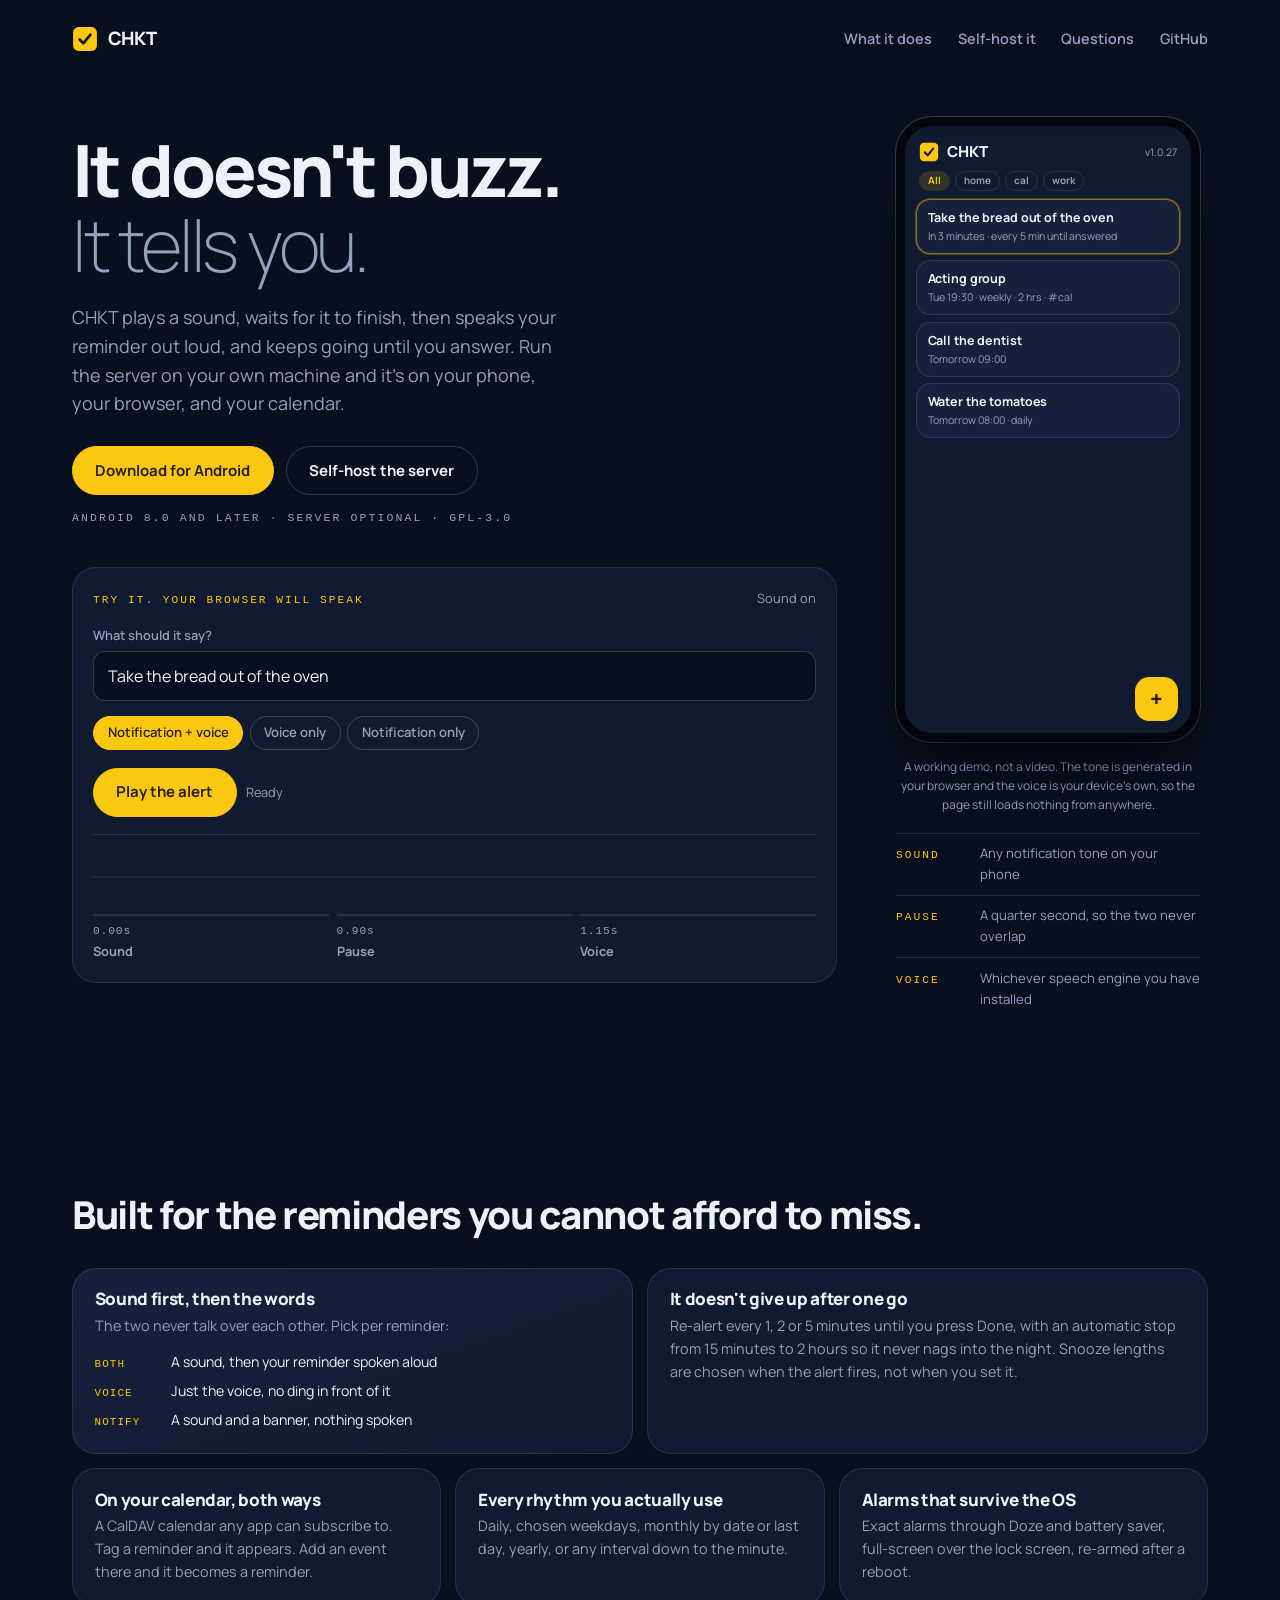
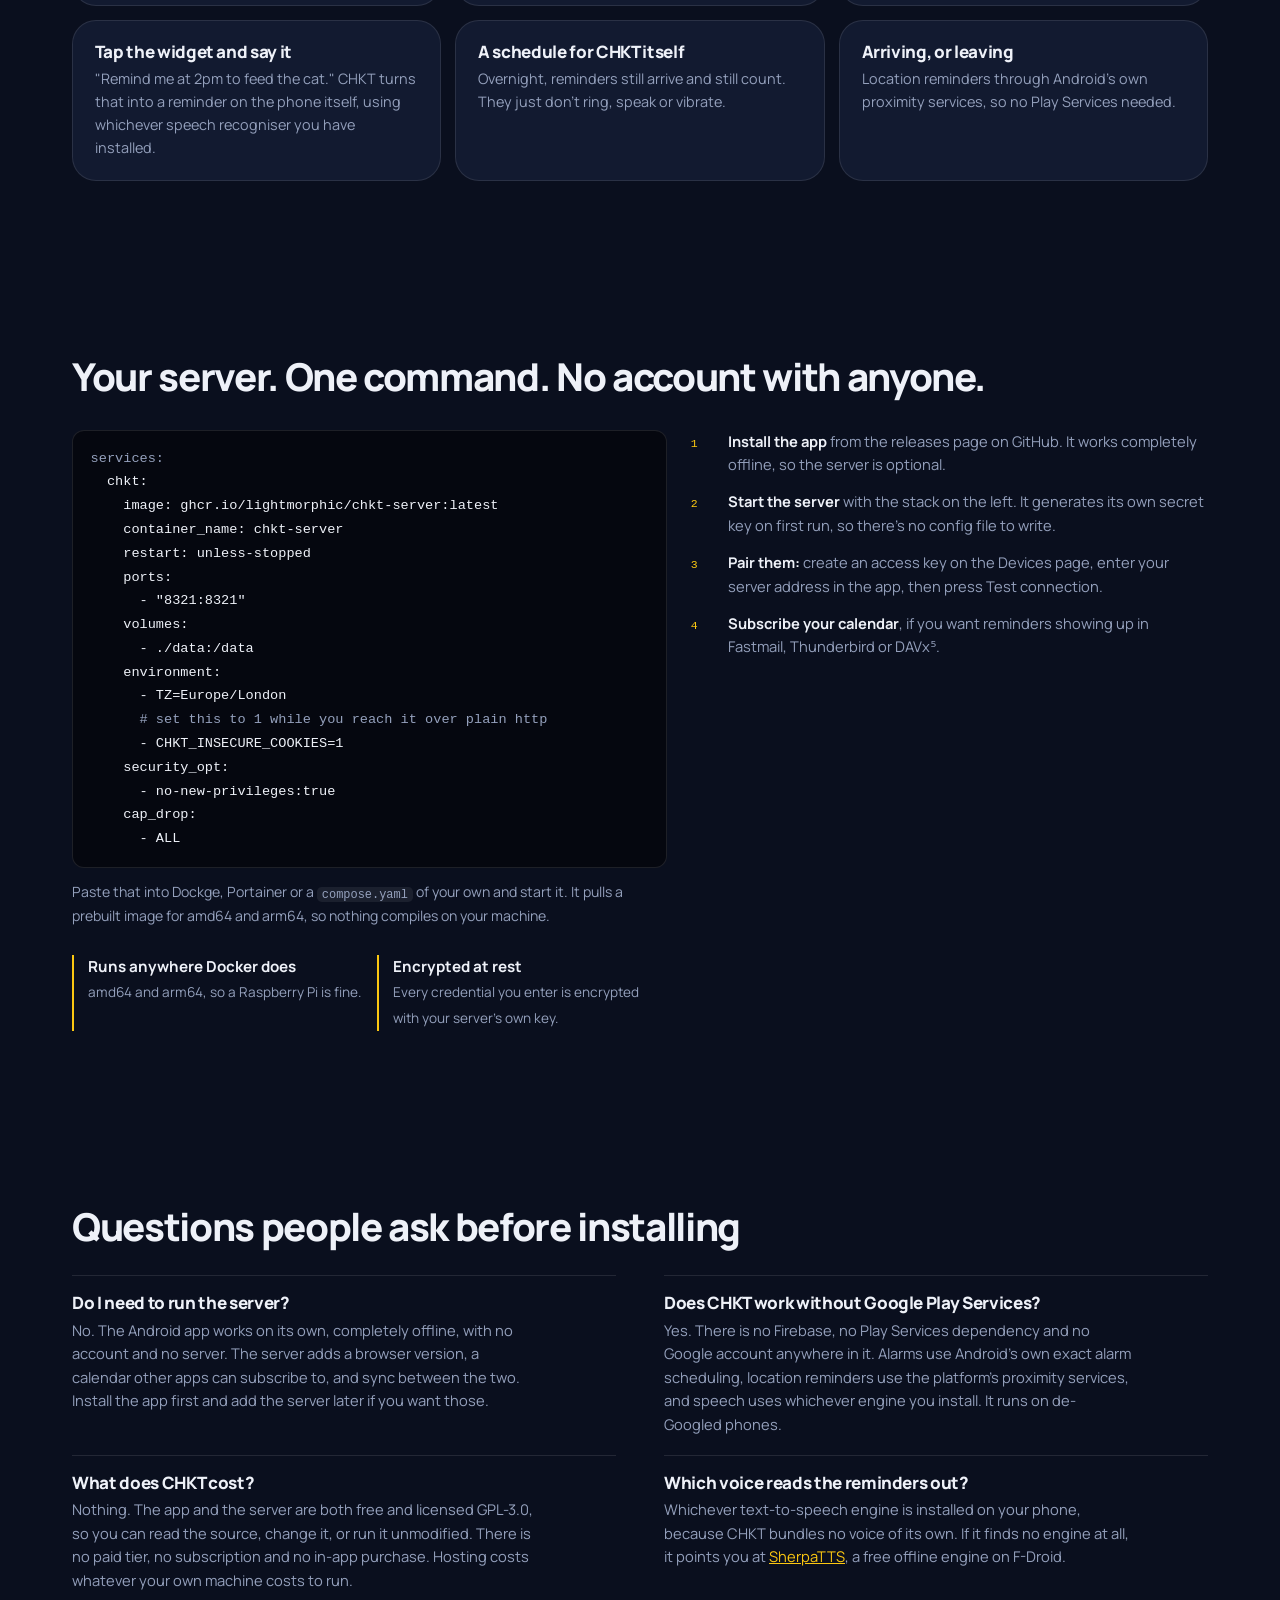
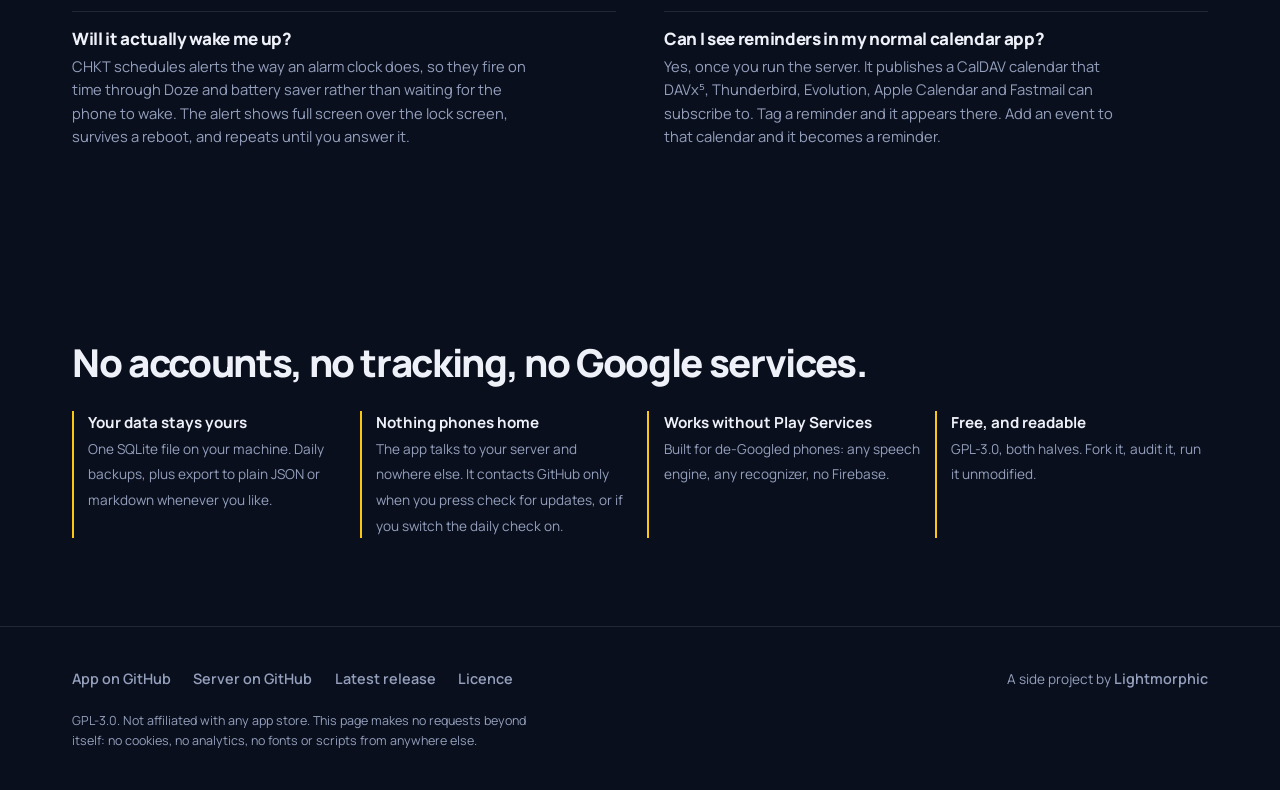
<file: docs/index.html>
<!doctype html>
<html lang="en-GB">
<head>
<meta charset="utf-8">
<meta name="viewport" content="width=device-width, initial-scale=1">
<title>CHKT: reminders that say themselves out loud</title>
<meta name="description" content="A talking reminders app for Android, with a self-hosted server. A sound, then your reminder spoken aloud, repeated until you answer it.">
<link rel="canonical" href="https://chkt.org/">
<link rel="icon" href="images/icon.svg" type="image/svg+xml">
<link rel="preload" href="fonts/Manrope.woff2" as="font" type="font/woff2" crossorigin>
<meta name="theme-color" content="#0A0F1E">

<meta property="og:type" content="website">
<meta property="og:site_name" content="CHKT">
<meta property="og:url" content="https://chkt.org/">
<meta property="og:title" content="CHKT: reminders that say themselves out loud">
<meta property="og:description" content="A talking reminders app for Android, with a self-hosted server. A sound, then your reminder spoken aloud, repeated until you answer it.">
<meta property="og:image" content="https://chkt.org/images/chkt-share.png">
<meta property="og:image:width" content="1200">
<meta property="og:image:height" content="630">
<meta property="og:image:alt" content="The CHKT logo, a yellow rounded square with a dark checkmark, beside the word CHKT and a waveform.">
<meta name="twitter:card" content="summary_large_image">
<meta name="twitter:title" content="CHKT: reminders that say themselves out loud">
<meta name="twitter:description" content="A talking reminders app for Android, with a self-hosted server. A sound, then your reminder spoken aloud, repeated until you answer it.">
<meta name="twitter:image" content="https://chkt.org/images/chkt-share.png">
<style>
@font-face {
  font-family: "Manrope";
  src: url("fonts/Manrope.woff2") format("woff2");
  font-weight: 200 800;
  font-display: swap;
}

:root {
  color-scheme: dark;
  --ink: #0A0F1E;
  --panel: #121A30;
  --panel-2: #18213C;
  --line: rgba(255, 255, 255, 0.10);
  --line-strong: rgba(255, 255, 255, 0.18);
  --chalk: #EEF1F8;
  --dim: #94A0BC;
  --volt: #FBC711;
  --volt-ink: #2A2100;
  --radius: 0.75rem;
  --radius-lg: 1.5rem;
  --shell: 74rem;
}

* { box-sizing: border-box; }
html { overflow-x: hidden; scroll-behavior: smooth; }
@media (prefers-reduced-motion: reduce) {
  html { scroll-behavior: auto; }
  *, *::before, *::after { animation-duration: 0.001ms !important; transition-duration: 0.001ms !important; }
}

body {
  margin: 0;
  background: var(--ink);
  color: var(--chalk);
  font-family: "Manrope", system-ui, sans-serif;
  font-weight: 400;
  line-height: 1.6;
  -webkit-font-smoothing: antialiased;
}

.skip {
  position: absolute; left: 0.75rem; top: -3rem; z-index: 10;
  background: var(--volt); color: var(--volt-ink); font-weight: 700;
  padding: 0.6rem 1rem; border-radius: 0.6rem; text-decoration: none;
  transition: top 0.15s;
}
.skip:focus { top: 0.75rem; }
.shell {
  width: 100%; max-width: var(--shell); margin: 0 auto;
  padding-inline: max(1.5rem, env(safe-area-inset-left)) max(1.5rem, env(safe-area-inset-right));
}
section[id] { scroll-margin-top: 1.5rem; }
/* Grid children default to min-width:auto, so anything with wide content
   (the install code block especially) refuses to shrink and pushes the
   whole page sideways on a phone. */
.hero-grid > *, .install-grid > *, .bento > *, .trust > *, .spec > * { min-width: 0; }
pre { max-width: 100%; }
section { padding: clamp(3rem, 7vw, 5.5rem) 0; }

h1, h2, h3 { margin: 0; line-height: 1.05; letter-spacing: -0.035em; font-weight: 800; text-wrap: balance; }
h1 { font-size: clamp(2.6rem, 6.4vw, 4.5rem); letter-spacing: -0.045em; }
h2 { font-size: clamp(1.65rem, 3.4vw, 2.4rem); }
h3 { font-size: 1.0625rem; letter-spacing: -0.02em; }
p { margin: 0; }
a { color: var(--volt); }

/* The utility face: small, wide, monospace. Used only for data and labels
   such as timings and counts, never for prose. */
.mono {
  font-family: ui-monospace, "SF Mono", "Cascadia Mono", Consolas, monospace;
  font-size: 0.7rem;
  letter-spacing: 0.18em;
  text-transform: uppercase;
  color: var(--volt);
  font-weight: 500;
}

.btn, .mode, .p-alert .done, .p-alert .snz button { touch-action: manipulation; -webkit-tap-highlight-color: rgba(251, 199, 17, 0.25); }
.btn {
  display: inline-flex; align-items: center; justify-content: center; gap: 0.5rem;
  font: inherit; font-weight: 700; font-size: 0.9375rem;
  border: 1px solid var(--line-strong); background: transparent; color: var(--chalk);
  border-radius: 999px; padding: 0.72rem 1.4rem; text-decoration: none; cursor: pointer;
  transition: background 0.18s, border-color 0.18s, transform 0.18s;
}
.btn:hover { background: rgba(255,255,255,0.06); border-color: var(--chalk); }
.btn:active { transform: translateY(1px); }
.btn-volt { background: var(--volt); border-color: var(--volt); color: var(--volt-ink); }
.btn-volt:hover { background: #ffd643; border-color: #ffd643; }
.btn[disabled] { opacity: 0.5; cursor: default; }
:where(a, button, input, [tabindex]):focus-visible { outline: 2px solid var(--volt); outline-offset: 3px; }

/* ---- Header ---- */
header.top { padding-top: 1.5rem; }
header.top .row { display: flex; align-items: center; gap: 1rem; }
.logo { display: flex; align-items: center; gap: 0.6rem; font-weight: 800; font-size: 1.15rem; letter-spacing: -0.03em; color: var(--chalk); text-decoration: none; }
header.top nav { margin-left: auto; display: flex; gap: 1.6rem; align-items: center; }
header.top nav a { color: var(--dim); text-decoration: none; font-weight: 600; font-size: 0.9rem; }
header.top nav a:hover { color: var(--chalk); }
@media (max-width: 640px) { header.top nav a.hide-sm { display: none; } }

/* ---- Hero: two columns that both carry weight ---- */
.hero { padding-top: clamp(2.5rem, 5vw, 4rem); }
.hero-grid { display: grid; gap: clamp(2rem, 4vw, 3.5rem); align-items: start; }
@media (min-width: 940px) { .hero-grid { grid-template-columns: minmax(0, 1fr) 20rem; } }

.hero h1 { margin-top: 0.9rem; }
.hero h1 .thin { display: block; font-weight: 200; color: var(--dim); }
.hero .lede { margin-top: 1.25rem; font-size: 1.125rem; color: var(--dim); max-width: 44ch; }
.hero .ctas { display: flex; gap: 0.75rem; flex-wrap: wrap; margin-top: 1.75rem; }
.hero .qualifiers { margin: 0.85rem 0 0; color: var(--dim); font-size: 0.72rem; }

/* The control desk: the visitor's half of the demo. */
.desk { margin-top: 2.5rem; border: 1px solid var(--line); background: var(--panel); border-radius: var(--radius-lg); padding: 1.25rem; }
.desk-head { display: flex; align-items: baseline; gap: 0.75rem; flex-wrap: wrap; }
.desk-head .hint { font-size: 0.8rem; color: var(--dim); margin-left: auto; }
.field { margin-top: 0.9rem; }
.field label { display: block; font-size: 0.8rem; color: var(--dim); margin-bottom: 0.4rem; font-weight: 600; }
.field input {
  width: 100%; font: inherit; font-size: 1rem; color: var(--chalk);
  background: var(--ink); border: 1px solid var(--line-strong); border-radius: var(--radius);
  padding: 0.7rem 0.9rem;
}
.modes { display: flex; gap: 0.4rem; flex-wrap: wrap; margin-top: 0.9rem; }
.mode {
  font: inherit; font-size: 0.82rem; font-weight: 600; cursor: pointer;
  background: transparent; color: var(--dim);
  border: 1px solid var(--line-strong); border-radius: 999px; padding: 0.35rem 0.85rem;
}
.mode[aria-pressed="true"] { background: var(--volt); border-color: var(--volt); color: var(--volt-ink); }
.desk-actions { display: flex; gap: 0.6rem; align-items: center; margin-top: 1.1rem; flex-wrap: wrap; }

/* Waveform + timeline: real data, not decoration. */
.scope { margin-top: 1.1rem; border-top: 1px solid var(--line); padding-top: 0.9rem; }
.scope canvas { display: block; width: 100%; height: 54px; }
.timeline { display: grid; grid-template-columns: repeat(3, 1fr); gap: 0.5rem; margin-top: 0.65rem; }
.step { border-top: 2px solid var(--line); padding-top: 0.45rem; transition: border-color 0.2s, color 0.2s; }
.step .t { font-family: ui-monospace, Consolas, monospace; font-size: 0.7rem; color: var(--dim); letter-spacing: 0.08em; font-variant-numeric: tabular-nums; }
.step .n { font-size: 0.8rem; font-weight: 700; color: var(--dim); }
.step.on { border-color: var(--volt); }
.step.on .n, .step.on .t { color: var(--volt); }

/* ---- The phone ---- */
.phone-col { display: flex; flex-direction: column; align-items: center; gap: 0.9rem; }
.phone {
  width: 19rem; max-width: 100%; aspect-ratio: 9 / 18.5;
  border: 9px solid #05070F; border-radius: 2.25rem; background: var(--panel);
  position: relative; overflow: hidden;
  box-shadow: 0 2rem 4rem -1.5rem rgba(0,0,0,0.8), 0 0 0 1px var(--line-strong);
}
.screen { position: absolute; inset: 0; display: flex; flex-direction: column; }
.screen[hidden] { display: none; }

.p-bar { display: flex; align-items: center; gap: 0.45rem; padding: 0.85rem 0.9rem 0.4rem; font-weight: 800; font-size: 0.95rem; }
.p-bar .v { margin-left: auto; font-size: 0.65rem; font-weight: 400; color: var(--dim); }
.p-tags { display: flex; gap: 0.3rem; padding: 0 0.9rem 0.5rem; }
.p-tag { font-size: 0.62rem; font-weight: 700; border: 1px solid var(--line); border-radius: 999px; padding: 0.08rem 0.5rem; color: var(--dim); }
.p-tag.on { background: rgba(251,199,17,0.14); color: var(--volt); border-color: transparent; }
.p-items { padding: 0 0.7rem; display: flex; flex-direction: column; gap: 0.4rem; }
.p-item { background: var(--panel-2); border: 1px solid var(--line); border-radius: 0.9rem; padding: 0.5rem 0.65rem; }
.p-item .ti { font-size: 0.78rem; font-weight: 700; letter-spacing: -0.01em; }
.p-item .wh { font-size: 0.66rem; color: var(--dim); }
.p-item.live { border-color: rgba(251,199,17,0.5); box-shadow: 0 0 0 1px rgba(251,199,17,0.25); }
.p-fab { position: absolute; right: 0.8rem; bottom: 0.8rem; width: 2.7rem; height: 2.7rem; border-radius: 0.9rem; background: var(--volt); color: var(--volt-ink); display: grid; place-items: center; font-size: 1.4rem; font-weight: 800; }

.p-notif {
  position: absolute; left: 0.5rem; right: 0.5rem; top: 0.5rem;
  background: var(--panel-2); border: 1px solid var(--line-strong); border-radius: 1rem;
  padding: 0.55rem 0.7rem; transform: translateY(-160%); transition: transform 0.32s cubic-bezier(.2,.9,.3,1.2);
  box-shadow: 0 1rem 2rem -1rem rgba(0,0,0,0.9);
}
.p-notif.in { transform: translateY(0); }
.p-notif .hd { display: flex; align-items: center; gap: 0.35rem; font-size: 0.62rem; color: var(--dim); }
.p-notif .ti { font-size: 0.8rem; font-weight: 700; margin-top: 0.1rem; }

/* The alert: the app's real yellow, the page's one bright moment. */
.p-alert { background: var(--volt); color: #111827; align-items: center; justify-content: center; text-align: center; padding: 1.4rem; }
.p-alert .say { font-size: 1.3rem; font-weight: 800; letter-spacing: -0.03em; line-height: 1.15; }
/* 0.68, not lower: the words not yet spoken are still text a person reads,
   so they have to clear AA contrast (5.06:1) against the yellow. */
.p-alert .word { transition: opacity 0.15s; opacity: 0.68; }
.p-alert .word.said { opacity: 1; }
.p-alert .done { margin-top: 1.5rem; width: 100%; border: 0; border-radius: 0.9rem; background: #111827; color: var(--volt); font: inherit; font-size: 1rem; font-weight: 800; padding: 0.8rem; cursor: pointer; }
.p-alert .lbl { margin-top: 1rem; font-size: 0.72rem; font-weight: 700; opacity: 0.65; letter-spacing: 0.1em; text-transform: uppercase; }
.p-alert .snz { display: flex; gap: 0.35rem; justify-content: center; margin-top: 0.45rem; flex-wrap: wrap; }
.p-alert .snz button { font: inherit; font-size: 0.75rem; font-weight: 700; border: 2px solid #111827; background: transparent; color: #111827; border-radius: 999px; padding: 0.25rem 0.7rem; cursor: pointer; }
.p-toast { position: absolute; left: 50%; bottom: 4rem; transform: translateX(-50%); background: #05070F; border: 1px solid var(--line-strong); color: var(--chalk); font-size: 0.72rem; border-radius: 999px; padding: 0.3rem 0.85rem; opacity: 0; transition: opacity 0.22s; white-space: nowrap; }
.p-toast.in { opacity: 1; }
.phone-note { font-size: 0.75rem; color: var(--dim); text-align: center; max-width: 19rem; }
.spec { width: 19rem; max-width: 100%; margin: 0.25rem 0 0; display: grid; gap: 0; }
.spec > div { display: grid; grid-template-columns: 4.5rem 1fr; gap: 0.75rem; align-items: baseline; padding: 0.6rem 0; border-top: 1px solid var(--line); }
.spec dt { margin: 0; }
.spec dd { margin: 0; font-size: 0.82rem; color: var(--dim); }

/* ---- Bento: dense, varied spans, no orphan rows ---- */
.bento { display: grid; gap: 0.9rem; grid-template-columns: repeat(2, minmax(0,1fr)); margin-top: 2rem; }
@media (min-width: 780px) { .bento { grid-template-columns: repeat(6, minmax(0,1fr)); } }
.tile { background: var(--panel); border: 1px solid var(--line); border-radius: var(--radius-lg); padding: 1.35rem; grid-column: span 2; }
.tile p { color: var(--dim); font-size: 0.9rem; margin-top: 0.35rem; }
.tile .mono { display: block; margin-bottom: 0.65rem; }
/* Tablets: the small tiles pair up rather than each taking a whole row. */
@media (min-width: 560px) and (max-width: 779px) {
  .tile.half { grid-column: span 1; }
}
@media (min-width: 780px) {
  .tile.wide { grid-column: span 3; }
  .tile.half { grid-column: span 2; }
}
.tile.feature { background: linear-gradient(160deg, var(--panel-2), var(--panel)); }
.modes-list { list-style: none; padding: 0; margin: 0.9rem 0 0; display: grid; gap: 0.4rem; }
.modes-list li { display: flex; align-items: baseline; gap: 0.6rem; font-size: 0.88rem; }
.modes-list .k { font-family: ui-monospace, Consolas, monospace; font-size: 0.68rem; color: var(--volt); letter-spacing: 0.1em; min-width: 4.2rem; }

/* ---- Install ---- */
.install-grid { display: grid; gap: 1.5rem; margin-top: 2rem; }
@media (min-width: 900px) { .install-grid { grid-template-columns: 1.15fr 1fr; align-items: start; } }
.under-code { margin-top: 0.85rem; font-size: 0.88rem; color: var(--dim); }
.under-code code { background: rgba(255,255,255,0.07); border-radius: 0.3rem; padding: 0.05rem 0.3rem; font-size: 0.85em; }
pre { margin: 0; background: #05070F; border: 1px solid var(--line); border-radius: var(--radius); padding: 1rem 1.1rem; overflow-x: auto; font-size: 0.85rem; line-height: 1.75; }
pre code { color: var(--chalk); font-family: ui-monospace, Consolas, monospace; }
pre .c { color: var(--dim); }
.steps { display: grid; gap: 0.85rem; margin: 0; padding: 0; list-style: none; counter-reset: s; }
.steps li { display: grid; grid-template-columns: 1.6rem 1fr; gap: 0.75rem; align-items: baseline; font-size: 0.92rem; color: var(--dim); }
.steps li::before { counter-increment: s; content: counter(s); font-family: ui-monospace, Consolas, monospace; font-size: 0.72rem; color: var(--volt); }
.steps b { color: var(--chalk); font-weight: 700; }

/* ---- Trust strip: dense row, not sparse cards ---- */
.trust { display: grid; gap: 0.9rem; grid-template-columns: repeat(auto-fit, minmax(15rem, 1fr)); margin-top: 1.75rem; }
.trust div { border-left: 2px solid var(--volt); padding-left: 0.9rem; }
.trust b { display: block; font-size: 0.95rem; }
.trust span { font-size: 0.85rem; color: var(--dim); }

footer { border-top: 1px solid var(--line); padding: 2.5rem 0; }
footer .row { display: flex; justify-content: space-between; gap: 1rem; flex-wrap: wrap; align-items: center; }
footer nav { display: flex; gap: 1.4rem; flex-wrap: wrap; }
footer a { color: var(--dim); text-decoration: none; font-weight: 600; font-size: 0.9rem; }
footer a:hover { color: var(--chalk); }
footer .fine { color: var(--dim); font-size: 0.78rem; margin-top: 1.25rem; max-width: 60ch; }
.faq { display: grid; gap: 0; margin-top: 1.75rem; }
@media (min-width: 860px) { .faq { grid-template-columns: 1fr 1fr; column-gap: 3rem; } }
.faq > div { border-top: 1px solid var(--line); padding: 1.15rem 0; }
.faq h3 { margin-bottom: 0.4rem; }
.faq p { color: var(--dim); font-size: 0.92rem; max-width: 52ch; }
</style>
<script type="application/ld+json">
{
  "@context": "https://schema.org",
  "@graph": [
    {
      "@type": "SoftwareApplication",
      "name": "CHKT",
      "url": "https://chkt.org/",
      "applicationCategory": "UtilitiesApplication",
      "operatingSystem": "Android 8.0 and later",
      "description": "A talking reminders app for Android. It plays a sound, then speaks the reminder out loud, and repeats until answered. An optional self-hosted server adds a browser version, sync and a CalDAV calendar.",
      "license": "https://www.gnu.org/licenses/gpl-3.0.html",
      "downloadUrl": "https://github.com/lightmorphic/chkt/releases/latest",
      "isAccessibleForFree": true,
      "offers": { "@type": "Offer", "price": "0", "priceCurrency": "GBP" },
      "publisher": { "@id": "https://lightmorphic.co.uk/#org" }
    },
    {
      "@type": "Organization",
      "@id": "https://lightmorphic.co.uk/#org",
      "name": "Lightmorphic",
      "url": "https://lightmorphic.co.uk",
      "logo": "https://chkt.org/images/icon.svg",
      "sameAs": ["https://github.com/lightmorphic"]
    },
    {
      "@type": "FAQPage",
      "mainEntity": [
        {"@type":"Question","name":"Do I need to run the server?","acceptedAnswer":{"@type":"Answer","text":"No. The Android app works on its own, completely offline, with no account and no server. The server adds a browser version, a calendar other apps can subscribe to, and sync between the two."}},
        {"@type":"Question","name":"Does CHKT work without Google Play Services?","acceptedAnswer":{"@type":"Answer","text":"Yes. There is no Firebase, no Play Services dependency and no Google account anywhere in it. Alarms use Android's own exact alarm scheduling, location reminders use the platform's proximity services, and speech uses whichever engine you install."}},
        {"@type":"Question","name":"What does CHKT cost?","acceptedAnswer":{"@type":"Answer","text":"Nothing. The app and the server are both free and licensed GPL-3.0. There is no paid tier, no subscription and no in-app purchase."}},
        {"@type":"Question","name":"Which voice reads the reminders out?","acceptedAnswer":{"@type":"Answer","text":"Whichever text-to-speech engine is installed on the phone, because CHKT bundles no voice of its own. If it finds no engine, it points you at SherpaTTS, a free offline engine on F-Droid."}},
        {"@type":"Question","name":"Will it actually wake me up?","acceptedAnswer":{"@type":"Answer","text":"CHKT schedules alerts the way an alarm clock does, so they fire on time through Doze and battery saver. The alert shows full screen over the lock screen, survives a reboot, and repeats until answered."}},
        {"@type":"Question","name":"Can I see reminders in my normal calendar app?","acceptedAnswer":{"@type":"Answer","text":"Yes, once you run the server. It publishes a CalDAV calendar that DAVx5, Thunderbird, Evolution, Apple Calendar and Fastmail can subscribe to, and events added there become reminders."}}
      ]
    }
  ]
}
</script>
</head>
<body>

<a class="skip" href="#top">Skip to content</a>

<header class="top">
  <div class="shell row">
    <a class="logo" href="#top">
      <svg width="26" height="26" viewBox="0 0 48 48" aria-hidden="true">
        <rect x="2" y="2" width="44" height="44" rx="10" fill="#FBC711"/>
        <path d="M14 25 L21 32 L34 16" stroke="#111827" stroke-width="5" fill="none" stroke-linecap="round" stroke-linejoin="round"/>
      </svg>
      <span translate="no">CHKT</span>
    </a>
    <nav aria-label="Main">
      <a class="hide-sm" href="#what">What it does</a>
      <a class="hide-sm" href="#install">Self-host it</a>
      <a class="hide-sm" href="#faq">Questions</a>
      <a href="https://github.com/lightmorphic/chkt">GitHub</a>
    </nav>
  </div>
</header>

<main id="top">

<section class="hero">
  <div class="shell hero-grid">
    <div>
      <h1>It doesn't buzz.<span class="thin">It tells you.</span></h1>
      <p class="lede">
        CHKT plays a sound, waits for it to finish, then speaks your reminder
        out loud, and keeps going until you answer. Run the server on your
        own machine and it's on your phone, your browser, and your calendar.
      </p>
      <div class="ctas">
        <a class="btn btn-volt" href="https://github.com/lightmorphic/chkt/releases/latest">Download for Android</a>
        <a class="btn" href="#install">Self-host the server</a>
      </div>
      <p class="qualifiers mono">Android 8.0 and later · server optional · GPL-3.0</p>

      <div class="desk">
        <div class="desk-head">
          <span class="mono">Try it. Your browser will speak</span>
          <span class="hint">Sound on</span>
        </div>
        <div class="field">
          <label for="say">What should it say?</label>
          <input id="say" name="reminder-text" type="text" value="Take the bread out of the oven"
                 maxlength="90" autocomplete="off" spellcheck="false" enterkeyhint="go">
        </div>
        <div class="modes" role="group" aria-label="Alert style">
          <button class="mode" type="button" data-mode="both" aria-pressed="true">Notification + voice</button>
          <button class="mode" type="button" data-mode="voice" aria-pressed="false">Voice only</button>
          <button class="mode" type="button" data-mode="notify" aria-pressed="false">Notification only</button>
        </div>
        <div class="desk-actions">
          <button class="btn btn-volt" type="button" data-play>Play the alert</button>
          <span class="hint" style="font-size:0.8rem;color:var(--dim)" data-status aria-live="polite">Ready</span>
        </div>
        <div class="scope">
          <canvas data-scope width="600" height="54" aria-hidden="true"></canvas>
          <div class="timeline">
            <div class="step" data-step="0"><div class="t">0.00s</div><div class="n">Sound</div></div>
            <div class="step" data-step="1"><div class="t">0.90s</div><div class="n">Pause</div></div>
            <div class="step" data-step="2"><div class="t">1.15s</div><div class="n">Voice</div></div>
          </div>
        </div>
      </div>
    </div>

    <div class="phone-col">
      <div class="phone">
        <div class="screen" data-screen="list">
          <div class="p-bar">
            <svg width="20" height="20" viewBox="0 0 48 48" aria-hidden="true"><rect x="2" y="2" width="44" height="44" rx="10" fill="#FBC711"/><path d="M14 25 L21 32 L34 16" stroke="#111827" stroke-width="5" fill="none" stroke-linecap="round" stroke-linejoin="round"/></svg>
            CHKT <span class="v">v1.0.27</span>
          </div>
          <div class="p-tags"><span class="p-tag on">All</span><span class="p-tag">home</span><span class="p-tag">cal</span><span class="p-tag">work</span></div>
          <div class="p-items">
            <div class="p-item live"><div class="ti" data-live-title>Take the bread out of the oven</div><div class="wh">In 3 minutes · every 5 min until answered</div></div>
            <div class="p-item"><div class="ti">Acting group</div><div class="wh">Tue 19:30 · weekly · 2 hrs · #cal</div></div>
            <div class="p-item"><div class="ti">Call the dentist</div><div class="wh">Tomorrow 09:00</div></div>
            <div class="p-item"><div class="ti">Water the tomatoes</div><div class="wh">Tomorrow 08:00 · daily</div></div>
          </div>
          <div class="p-fab" aria-hidden="true">+</div>
          <div class="p-notif" data-notif>
            <div class="hd"><svg width="11" height="11" viewBox="0 0 48 48" aria-hidden="true"><rect x="2" y="2" width="44" height="44" rx="10" fill="#FBC711"/><path d="M14 25 L21 32 L34 16" stroke="#111827" stroke-width="5" fill="none" stroke-linecap="round" stroke-linejoin="round"/></svg> CHKT · now</div>
            <div class="ti" data-notif-title>Take the bread out of the oven</div>
          </div>
          <div class="p-toast" data-toast></div>
        </div>

        <div class="screen p-alert" data-screen="alert" hidden>
          <div class="say" data-say></div>
          <button class="done" type="button" data-done>Done</button>
          <div class="lbl">Snooze</div>
          <div class="snz">
            <button type="button" data-snooze="10 min">10&nbsp;min</button>
            <button type="button" data-snooze="30 min">30&nbsp;min</button>
            <button type="button" data-snooze="1 hr">1&nbsp;hr</button>
          </div>
        </div>
      </div>
      <p class="phone-note">A working demo, not a video. The tone is generated in your browser and the voice is your device's own, so the page still loads nothing from anywhere.</p>
      <dl class="spec">
        <div><dt class="mono">Sound</dt><dd>Any notification tone on your phone</dd></div>
        <div><dt class="mono">Pause</dt><dd>A quarter second, so the two never overlap</dd></div>
        <div><dt class="mono">Voice</dt><dd>Whichever speech engine you have installed</dd></div>
      </dl>
    </div>
  </div>
</section>

<section id="what">
  <div class="shell">
    <h2>Built for the reminders you cannot afford to miss.</h2>

    <div class="bento">
      <div class="tile wide feature">
        <h3>Sound first, then the words</h3>
        <p>The two never talk over each other. Pick per reminder:</p>
        <ul class="modes-list">
          <li><span class="k">BOTH</span><span>A sound, then your reminder spoken aloud</span></li>
          <li><span class="k">VOICE</span><span>Just the voice, no ding in front of it</span></li>
          <li><span class="k">NOTIFY</span><span>A sound and a banner, nothing spoken</span></li>
        </ul>
      </div>
      <div class="tile wide">
        <h3>It doesn't give up after one go</h3>
        <p>Re-alert every 1, 2 or 5 minutes until you press Done, with an automatic stop from 15 minutes to 2 hours so it never nags into the night. Snooze lengths are chosen when the alert fires, not when you set it.</p>
      </div>
      <div class="tile half">
        <h3>On your calendar, both ways</h3>
        <p>A CalDAV calendar any app can subscribe to. Tag a reminder and it appears. Add an event there and it becomes a reminder.</p>
      </div>
      <div class="tile half">
        <h3>Every rhythm you actually use</h3>
        <p>Daily, chosen weekdays, monthly by date or last day, yearly, or any interval down to the minute.</p>
      </div>
      <div class="tile half">
        <h3>Alarms that survive the OS</h3>
        <p>Exact alarms through Doze and battery saver, full-screen over the lock screen, re-armed after a reboot.</p>
      </div>
      <div class="tile half">
        <h3>Tap the widget and say it</h3>
        <p>"Remind me at 2pm to feed the cat." CHKT turns that into a reminder on the phone itself, using whichever speech recogniser you have installed.</p>
      </div>
      <div class="tile half">
        <h3>A schedule for CHKT itself</h3>
        <p>Overnight, reminders still arrive and still count. They just don't ring, speak or vibrate.</p>
      </div>
      <div class="tile half">
        <h3>Arriving, or leaving</h3>
        <p>Location reminders through Android's own proximity services, so no Play Services needed.</p>
      </div>
    </div>
  </div>
</section>

<section id="install">
  <div class="shell">
    <h2>Your server. One command. No account with anyone.</h2>
    <div class="install-grid">
      <div>
        <pre><code><span class="c">services:</span>
  chkt:
    image: ghcr.io/lightmorphic/chkt-server:latest
    container_name: chkt-server
    restart: unless-stopped
    ports:
      - "8321:8321"
    volumes:
      - ./data:/data
    environment:
      - TZ=Europe/London
      <span class="c"># set this to 1 while you reach it over plain http</span>
      - CHKT_INSECURE_COOKIES=1
    security_opt:
      - no-new-privileges:true
    cap_drop:
      - ALL</code></pre>
        <p class="under-code">Paste that into Dockge, Portainer or a <code>compose.yaml</code> of your own and start it. It pulls a prebuilt image for amd64 and arm64, so nothing compiles on your machine.</p>
        <div class="trust">
          <div><b>Runs anywhere Docker does</b><span>amd64 and arm64, so a Raspberry Pi is fine.</span></div>
          <div><b>Encrypted at rest</b><span>Every credential you enter is encrypted with your server's own key.</span></div>
        </div>
      </div>
      <div>
        <ol class="steps">
          <li><span><b>Install the app</b> from the releases page on GitHub. It works completely offline, so the server is optional.</span></li>
          <li><span><b>Start the server</b> with the stack on the left. It generates its own secret key on first run, so there's no config file to write.</span></li>
          <li><span><b>Pair them:</b> create an access key on the Devices page, enter your server address in the app, then press Test connection.</span></li>
          <li><span><b>Subscribe your calendar</b>, if you want reminders showing up in Fastmail, Thunderbird or DAVx⁵.</span></li>
        </ol>
      </div>
    </div>
  </div>
</section>


<section id="faq">
  <div class="shell">
    <h2>Questions people ask before installing</h2>
    <div class="faq">
      <div>
        <h3>Do I need to run the server?</h3>
        <p>No. The Android app works on its own, completely offline, with no account and no server. The server adds a browser version, a calendar other apps can subscribe to, and sync between the two. Install the app first and add the server later if you want those.</p>
      </div>
      <div>
        <h3>Does CHKT work without Google Play Services?</h3>
        <p>Yes. There is no Firebase, no Play Services dependency and no Google account anywhere in it. Alarms use Android's own exact alarm scheduling, location reminders use the platform's proximity services, and speech uses whichever engine you install. It runs on de-Googled phones.</p>
      </div>
      <div>
        <h3>What does CHKT cost?</h3>
        <p>Nothing. The app and the server are both free and licensed GPL-3.0, so you can read the source, change it, or run it unmodified. There is no paid tier, no subscription and no in-app purchase. Hosting costs whatever your own machine costs to run.</p>
      </div>
      <div>
        <h3>Which voice reads the reminders out?</h3>
        <p>Whichever text-to-speech engine is installed on your phone, because CHKT bundles no voice of its own. If it finds no engine at all, it points you at <a href="https://f-droid.org/packages/org.woheller69.ttsengine/">SherpaTTS</a>, a free offline engine on F-Droid.</p>
      </div>
      <div>
        <h3>Will it actually wake me up?</h3>
        <p>CHKT schedules alerts the way an alarm clock does, so they fire on time through Doze and battery saver rather than waiting for the phone to wake. The alert shows full screen over the lock screen, survives a reboot, and repeats until you answer it.</p>
      </div>
      <div>
        <h3>Can I see reminders in my normal calendar app?</h3>
        <p>Yes, once you run the server. It publishes a CalDAV calendar that DAVx&#8309;, Thunderbird, Evolution, Apple Calendar and Fastmail can subscribe to. Tag a reminder and it appears there. Add an event to that calendar and it becomes a reminder.</p>
      </div>
    </div>
  </div>
</section>

<section>
  <div class="shell">
    <h2>No accounts, no tracking, no Google services.</h2>
    <div class="trust">
      <div><b>Your data stays yours</b><span>One SQLite file on your machine. Daily backups, plus export to plain JSON or markdown whenever you like.</span></div>
      <div><b>Nothing phones home</b><span>The app talks to your server and nowhere else. It contacts GitHub only when you press check for updates, or if you switch the daily check on.</span></div>
      <div><b>Works without Play Services</b><span>Built for de-Googled phones: any speech engine, any recognizer, no Firebase.</span></div>
      <div><b>Free, and readable</b><span>GPL-3.0, both halves. Fork it, audit it, run it unmodified.</span></div>
    </div>
  </div>
</section>

</main>

<footer>
  <div class="shell">
    <div class="row">
      <nav aria-label="Footer">
        <a href="https://github.com/lightmorphic/chkt">App on GitHub</a>
        <a href="https://github.com/lightmorphic/chkt-server">Server on GitHub</a>
        <a href="https://github.com/lightmorphic/chkt/releases/latest">Latest release</a>
        <a href="https://github.com/lightmorphic/chkt-server/blob/main/LICENSE">Licence</a>
      </nav>
      <span style="color:var(--dim);font-size:0.85rem">A side project by <a href="https://lightmorphic.co.uk">Lightmorphic</a></span>
    </div>
    <p class="fine">GPL-3.0. Not affiliated with any app store. This page makes no requests beyond itself: no cookies, no analytics, no fonts or scripts from anywhere else.</p>
  </div>
</footer>

<script>
(function () {
  "use strict";

  var input = document.getElementById("say");
  var playBtn = document.querySelector("[data-play]");
  if (!playBtn) return;

  var listScreen = document.querySelector('[data-screen="list"]');
  var alertScreen = document.querySelector('[data-screen="alert"]');
  var notif = document.querySelector("[data-notif]");
  var notifTitle = document.querySelector("[data-notif-title]");
  var liveTitle = document.querySelector("[data-live-title]");
  var sayBox = document.querySelector("[data-say]");
  var toast = document.querySelector("[data-toast]");
  var status = document.querySelector("[data-status]");
  var canvas = document.querySelector("[data-scope]");
  var ctx2d = canvas.getContext("2d");
  var steps = Array.prototype.slice.call(document.querySelectorAll(".step"));
  var mode = "both";
  var running = false;
  var calm = window.matchMedia("(prefers-reduced-motion: reduce)").matches;

  document.querySelectorAll(".mode").forEach(function (btn) {
    btn.addEventListener("click", function () {
      mode = btn.dataset.mode;
      document.querySelectorAll(".mode").forEach(function (b) {
        b.setAttribute("aria-pressed", String(b === btn));
      });
      // The timeline tells the truth about the mode you picked.
      steps[0].style.opacity = mode === "voice" ? "0.35" : "1";
      steps[2].style.opacity = mode === "notify" ? "0.35" : "1";
    });
  });

  function text() {
    return (input.value || "").trim() || "Take the bread out of the oven";
  }
  input.addEventListener("input", function () {
    notifTitle.textContent = liveTitle.textContent = text();
  });

  function markStep(i) {
    steps.forEach(function (s, n) { s.classList.toggle("on", n === i); });
  }
  function clearSteps() { steps.forEach(function (s) { s.classList.remove("on"); }); }

  /* ---- The scope. Level data is real for the tone (an analyser on the
     audio graph); during speech it follows the utterance's own word
     boundary events, which is the only signal the platform gives us. ---- */
  var level = 0, decay = 0, raf = null;
  function paint() {
    var w = canvas.width, h = canvas.height, mid = h / 2;
    ctx2d.clearRect(0, 0, w, h);
    ctx2d.strokeStyle = "rgba(255,255,255,0.10)";
    ctx2d.beginPath(); ctx2d.moveTo(0, mid); ctx2d.lineTo(w, mid); ctx2d.stroke();
    ctx2d.strokeStyle = "#FBC711";
    ctx2d.lineWidth = 2;
    ctx2d.beginPath();
    for (var x = 0; x <= w; x += 4) {
      var t = x / w;
      var envelope = Math.sin(t * Math.PI);
      var wobble = Math.sin(t * 22 + performance.now() / 90) * Math.sin(t * 7.3 + performance.now() / 260);
      var y = mid - wobble * envelope * level * (mid - 4);
      x === 0 ? ctx2d.moveTo(x, y) : ctx2d.lineTo(x, y);
    }
    ctx2d.stroke();
    decay *= 0.92;
    level = Math.max(level * 0.86, decay);
    raf = requestAnimationFrame(paint);
  }
  function pulse(v) { decay = Math.max(decay, v); level = Math.max(level, v); }
  function startScope() { if (!raf && !calm) raf = requestAnimationFrame(paint); }
  function stopScope() {
    if (raf) { cancelAnimationFrame(raf); raf = null; }
    level = decay = 0;
    ctx2d.clearRect(0, 0, canvas.width, canvas.height);
    var mid = canvas.height / 2;
    ctx2d.strokeStyle = "rgba(255,255,255,0.10)";
    ctx2d.beginPath(); ctx2d.moveTo(0, mid); ctx2d.lineTo(canvas.width, mid); ctx2d.stroke();
  }

  function ding() {
    try {
      var AC = window.AudioContext || window.webkitAudioContext;
      if (!AC) return;
      var ac = new AC();
      var analyser = ac.createAnalyser();
      analyser.fftSize = 256;
      analyser.connect(ac.destination);
      var data = new Uint8Array(analyser.frequencyBinCount);
      [[988, 0], [1319, 0.17]].forEach(function (note) {
        var osc = ac.createOscillator(), gain = ac.createGain();
        osc.type = "sine";
        osc.frequency.value = note[0];
        gain.gain.setValueAtTime(0.0001, ac.currentTime + note[1]);
        gain.gain.exponentialRampToValueAtTime(0.3, ac.currentTime + note[1] + 0.02);
        gain.gain.exponentialRampToValueAtTime(0.0001, ac.currentTime + note[1] + 0.5);
        osc.connect(gain).connect(analyser);
        osc.start(ac.currentTime + note[1]);
        osc.stop(ac.currentTime + note[1] + 0.55);
      });
      var read = setInterval(function () {
        analyser.getByteTimeDomainData(data);
        var peak = 0;
        for (var i = 0; i < data.length; i++) peak = Math.max(peak, Math.abs(data[i] - 128) / 128);
        pulse(peak);
      }, 40);
      setTimeout(function () { clearInterval(read); ac.close(); }, 1000);
    } catch (e) { /* no audio here: the demo still plays, silently */ }
  }

  function speak(done) {
    var words = text().split(/\s+/);
    sayBox.innerHTML = words.map(function (w) {
      return '<span class="word">' + w.replace(/[&<>]/g, "") + "</span>";
    }).join(" ");
    var spans = sayBox.querySelectorAll(".word");
    var spoken = 0;
    function advance() {
      if (spoken < spans.length) spans[spoken++].classList.add("said");
      pulse(0.55 + Math.random() * 0.35);
    }
    try {
      if (!window.speechSynthesis) throw new Error("no speech");
      speechSynthesis.cancel();
      var line = new SpeechSynthesisUtterance(text());
      line.rate = 0.98;
      line.onboundary = advance;
      line.onend = function () {
        spans.forEach ? spans.forEach(function (s) { s.classList.add("said"); })
                      : Array.prototype.forEach.call(spans, function (s) { s.classList.add("said"); });
        done();
      };
      line.onerror = function () { fallback(); };
      speechSynthesis.speak(line);
      // Some engines never fire onboundary; keep the readout moving anyway.
      var tick = setInterval(function () {
        if (!speechSynthesis.speaking) { clearInterval(tick); return; }
        if (spoken < spans.length) advance();
      }, 340);
      setTimeout(function () { clearInterval(tick); }, 12000);
    } catch (e) { fallback(); }

    function fallback() {
      // No speech engine: play the reading out visually so the sequence
      // still makes sense, then finish.
      var i = setInterval(function () {
        advance();
        if (spoken >= spans.length) { clearInterval(i); done(); }
      }, 260);
    }
  }

  function toWork(message) {
    try { speechSynthesis.cancel(); } catch (e) {}
    alertScreen.hidden = true;
    listScreen.hidden = false;
    notif.classList.remove("in");
    clearSteps();
    stopScope();
    running = false;
    playBtn.disabled = false;
    status.textContent = message || "Ready";
    if (message) {
      toast.textContent = message;
      toast.classList.add("in");
      setTimeout(function () { toast.classList.remove("in"); }, 2400);
    }
  }

  playBtn.addEventListener("click", function () {
    if (running) return;
    running = true;
    playBtn.disabled = true;
    startScope();
    notifTitle.textContent = liveTitle.textContent = text();

    var wantsSound = mode !== "voice";
    var wantsVoice = mode !== "notify";
    var soundMs = wantsSound ? 900 : 0;

    notif.classList.add("in");
    status.textContent = wantsSound ? "Playing the sound" : "Alerting";
    if (wantsSound) { markStep(0); ding(); }

    setTimeout(function () {
      if (!wantsVoice) {
        status.textContent = "Notification only, nothing spoken.";
        setTimeout(function () { toWork("Notification shown"); }, 900);
        return;
      }
      markStep(1);
      setTimeout(function () {
        listScreen.hidden = true;
        alertScreen.hidden = false;
        markStep(2);
        status.textContent = "Speaking";
        speak(function () { status.textContent = "Waiting for you to answer."; });
      }, 250);
    }, soundMs);
  });

  document.querySelector("[data-done]").addEventListener("click", function () { toWork("Done"); });
  document.querySelectorAll("[data-snooze]").forEach(function (b) {
    b.addEventListener("click", function () { toWork("Snoozed " + b.dataset.snooze); });
  });

  // Size the canvas to its box so the trace isn't stretched.
  function fit() {
    var rect = canvas.getBoundingClientRect();
    canvas.width = Math.max(320, Math.round(rect.width));
    canvas.height = 54;
    if (!raf) stopScope();
  }
  window.addEventListener("resize", fit);
  fit();
})();
</script>

</body>
</html>
</file>
